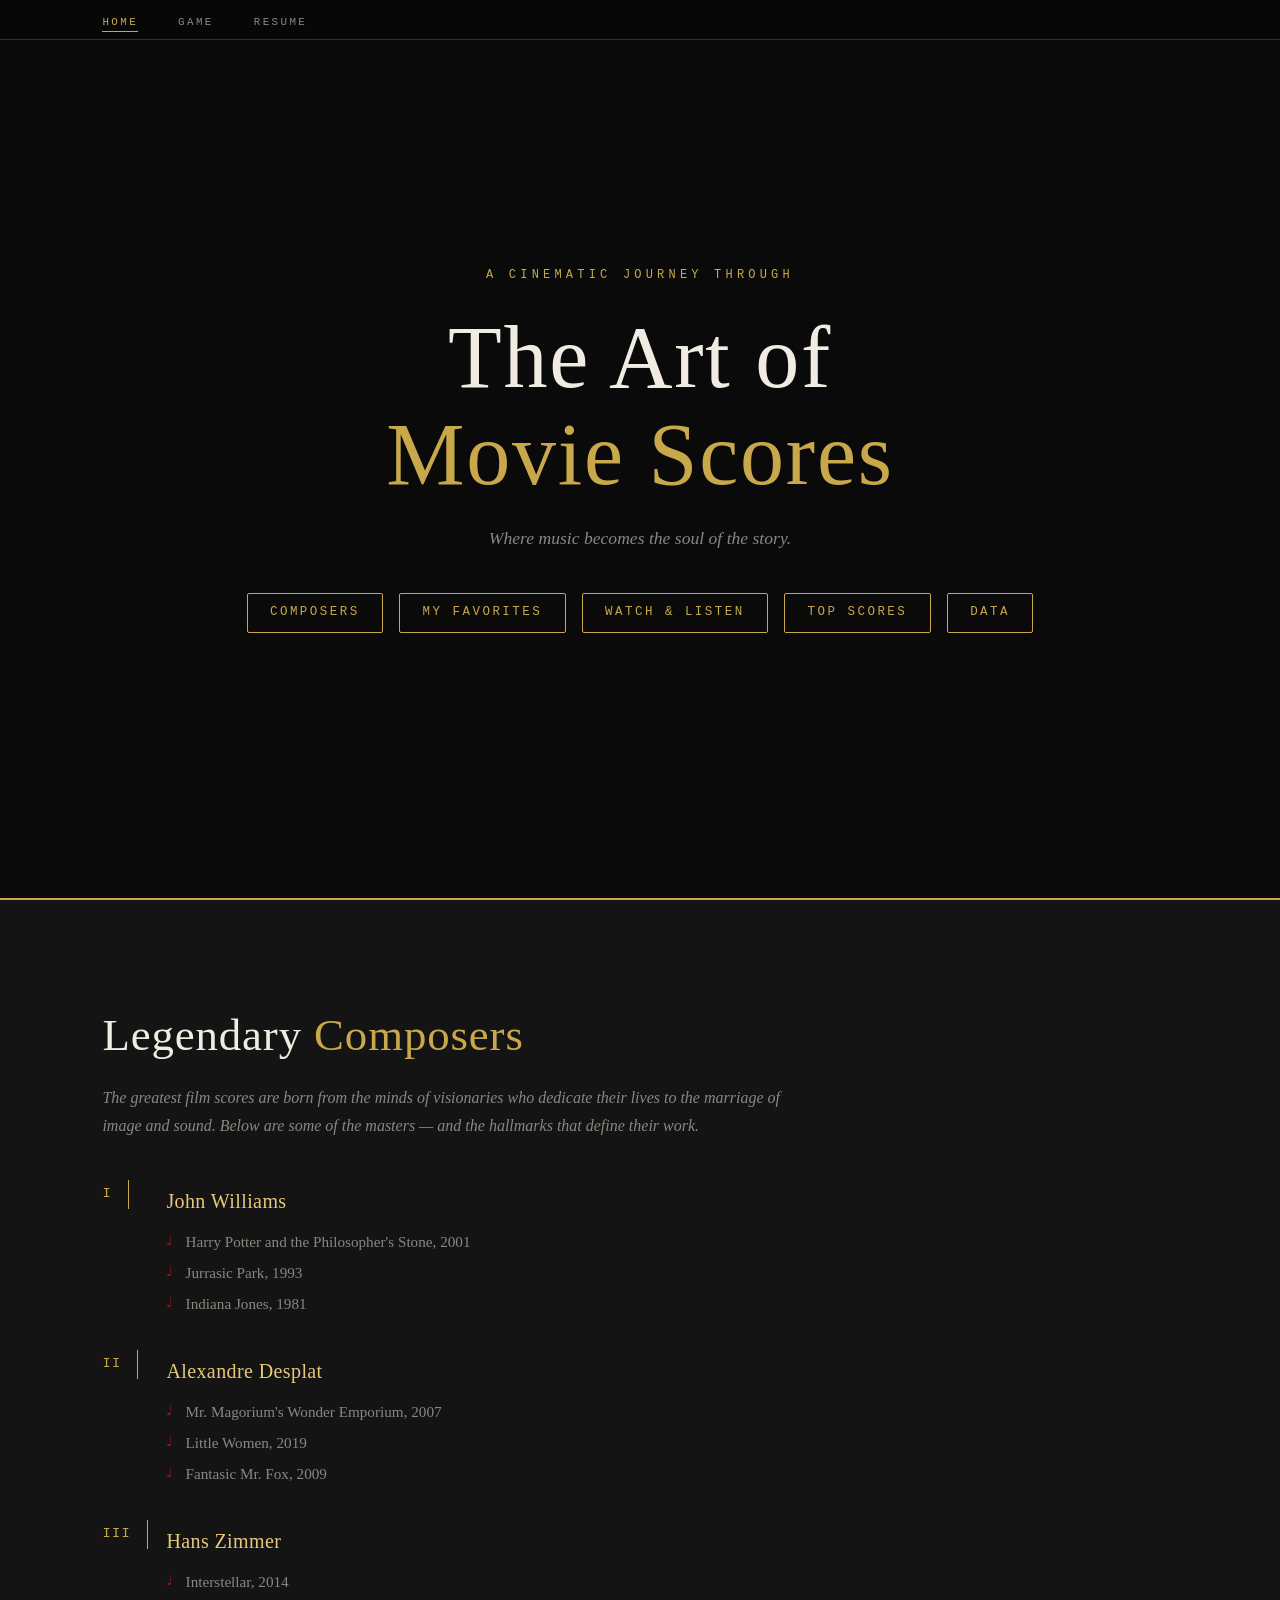
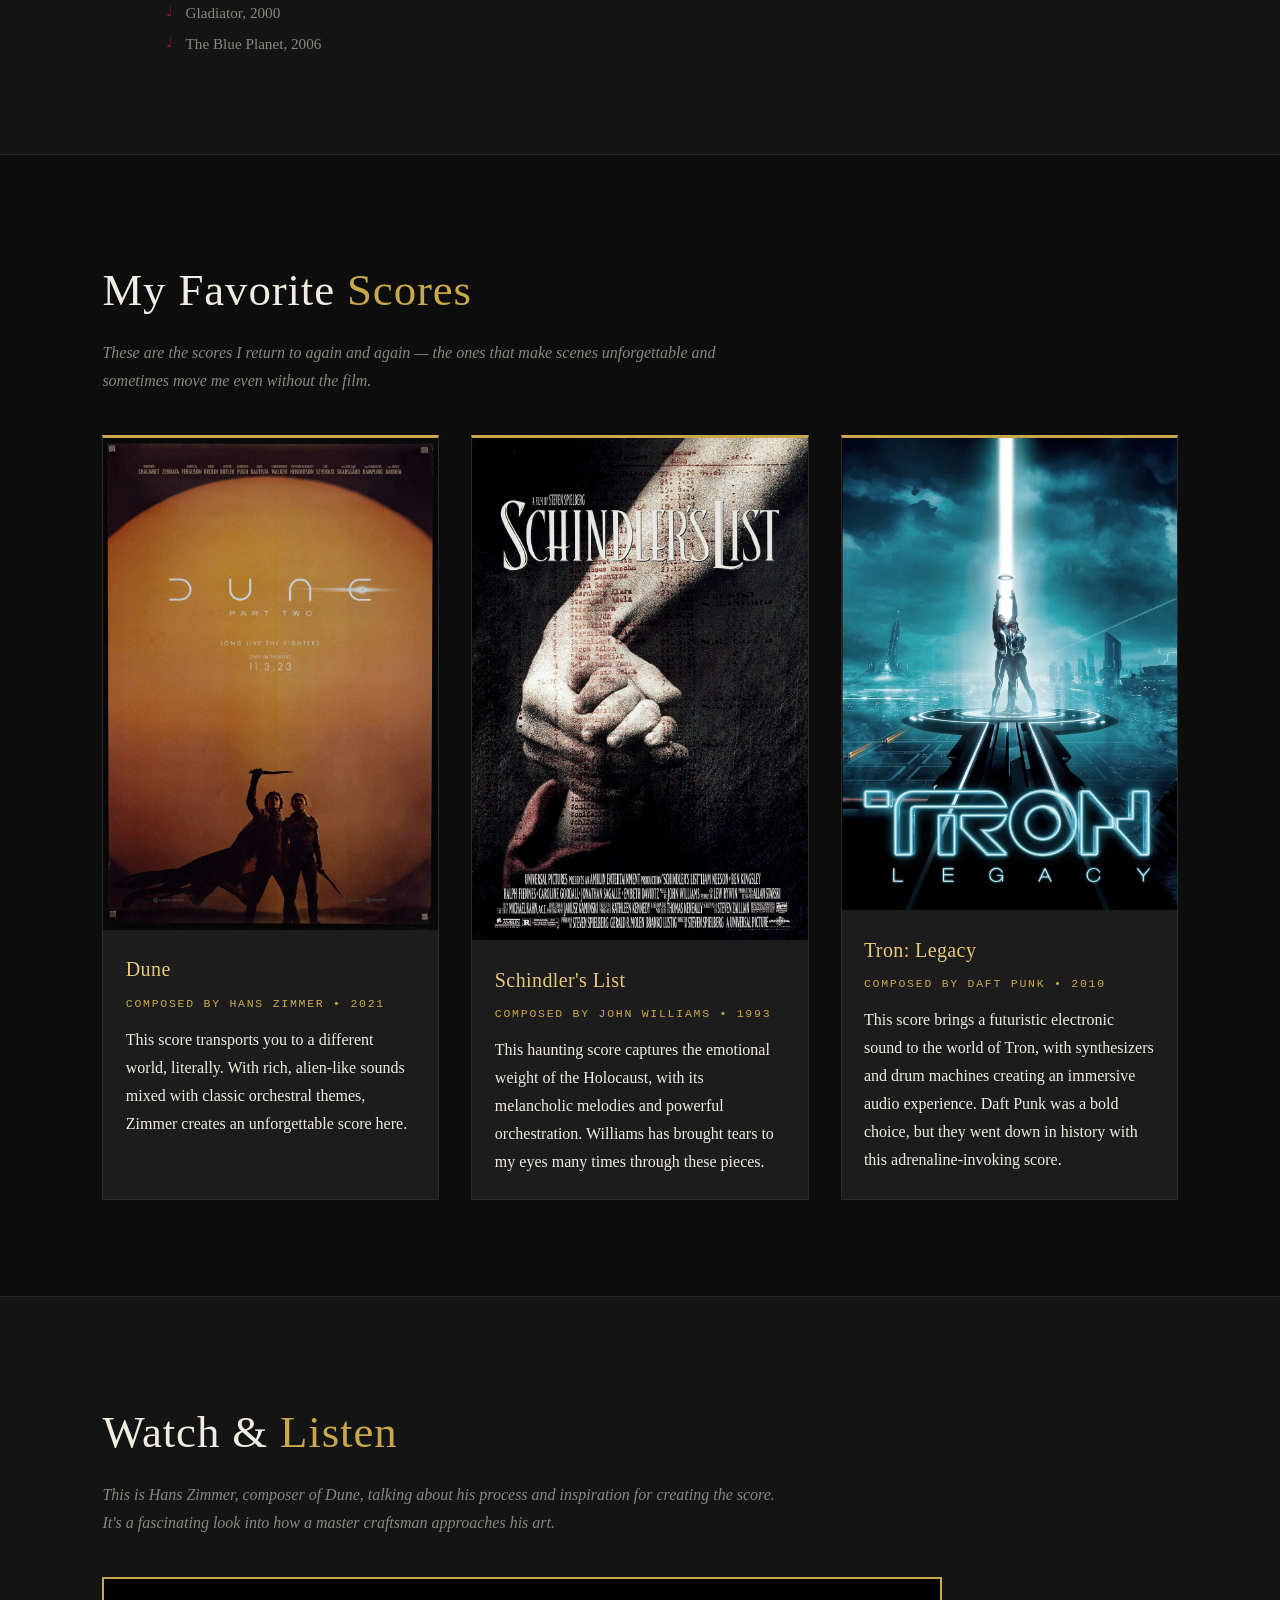
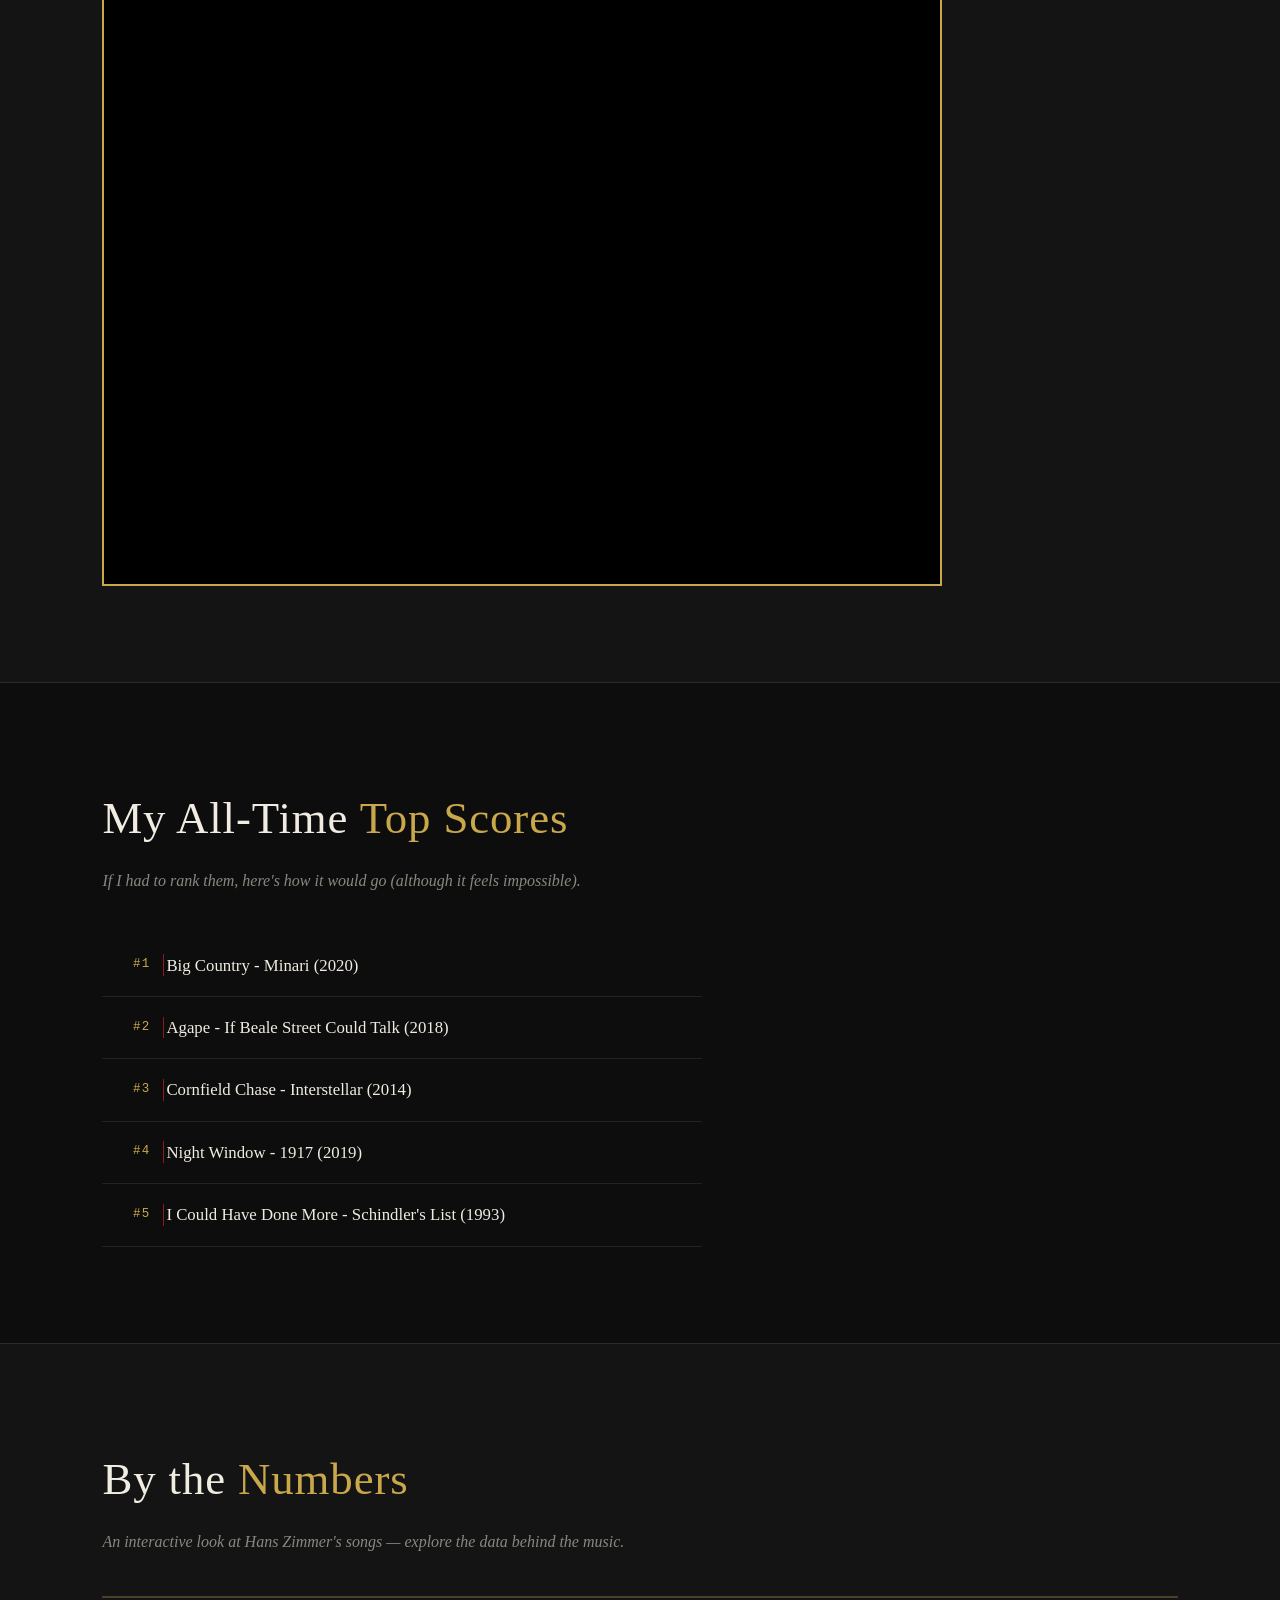
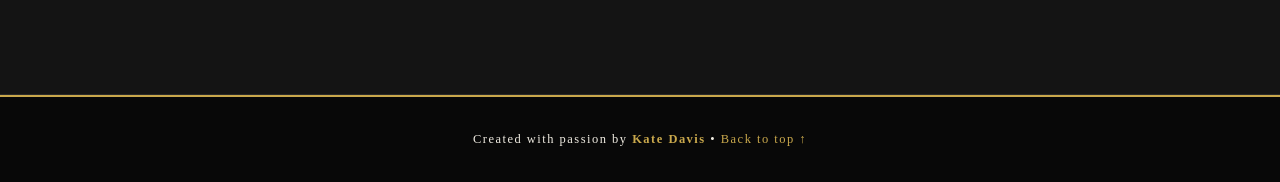
<file: webdevproject/index.html>
<!DOCTYPE html>
<html lang="en">
<head>
  <meta charset="UTF-8" />
  <meta name="viewport" content="width=device-width, initial-scale=1.0" />
  <title>The Art of Movie Scores</title>
  <link rel="stylesheet" href="css/fromscratch.css" />
  <script type="module" src="https://public.tableau.com/javascripts/api/tableau.embedding.3.latest.min.js"></script>
</head>
<body>

  <!-- ========== SITE-WIDE NAVIGATION BAR ========== -->
  <nav id="site-nav">
    <ul id="site-nav-links">
      <li><a href="index.html" class="nav-link active">Home</a></li>
      <li><a href="hangman.html" class="nav-link">Game</a></li>
      <li><a href="resume.html" class="nav-link">Resume</a></li>
    </ul>
  </nav>

  <!-- ========== HEADER / HERO ========== -->
  <div id="hero-div">
    <div id="hero-text">
      <p class="hero-label">A CINEMATIC JOURNEY THROUGH</p>
      <h1>The Art of<br /><span class="gold">Movie Scores</span></h1>
      <p class="hero-sub">Where music becomes the soul of the story.</p>
      <!-- ON-PAGE ANCHOR NAVIGATION -->
      <nav id="anchor-nav">
        <a href="#composers">Composers</a>
        <a href="#favorites">My Favorites</a>
        <a href="#video">Watch &amp; Listen</a>
        <a href="#top-scores">Top Scores</a>
        <a href="#data">Data</a>
      </nav>
    </div>
  </div>

  <!-- ========== COMPOSERS SECTION ========== -->
  <div id="composers-div">
    <a class="section-anchor" id="composers"></a>
    <h2>Legendary <span class="gold">Composers</span></h2>
    <p class="section-intro">
      The greatest film scores are born from the minds of 
      visionaries who dedicate their lives to the marriage of image and sound.
      Below are some of the masters — and the hallmarks that define their work.
    </p>

    <!-- ORDERED LIST with embedded UNORDERED LISTS -->
    <ol id="composers-list">

      <li>
        <!-- ★ BLANK: Replace with your first favorite composer's name -->
        <h3>John Williams</h3>
        <ul>
          <!-- ★ BLANK: Add 2–4 bullet points about this composer (style, famous works, fun facts, etc.) -->
          <li>Harry Potter and the Philosopher's Stone, 2001</li>
          <li>Jurrasic Park, 1993</li>
          <li>Indiana Jones, 1981</li>
        </ul>
      </li>

      <li>
        <!-- ★ BLANK: Replace with your second favorite composer's name -->
        <h3>Alexandre Desplat</h3>
        <ul>
          <li>Mr. Magorium's Wonder Emporium, 2007</li>
          <li>Little Women, 2019</li>
          <li>Fantasic Mr. Fox, 2009</li>
        </ul>
      </li>

      <li>
        <!-- ★ BLANK: Replace with your third favorite composer's name -->
        <h3>Hans Zimmer</h3>
        <ul>
          <li>Interstellar, 2014</li>
          <li>Gladiator, 2000</li>
          <li>The Blue Planet, 2006</li>
        </ul>
      </li>

    </ol>
  </div>

  <!-- ========== FAVORITES SECTION ========== -->
  <div id="favorites-div">
    <a class="section-anchor" id="favorites"></a>
    <h2>My Favorite <span class="gold">Scores</span></h2>
    <p class="section-intro">
      These are the scores I return to again and again — the ones that make
      scenes unforgettable and sometimes move me even without the film.
    </p>

    <div id="score-cards">

      <!-- SCORE CARD 1 -->
      <div class="score-card">
        <!-- ★ BLANK: Replace src with a real image URL or local path, and update alt text -->
        <img src="assets/img/dune.jpg" alt="Dune Movie Poster" class="score-img" />
        <div class="score-info">
          <!-- ★ BLANK: Fill in movie title, composer, year, and your description -->
          <h3>Dune</h3>
          <p class="composer-tag">Composed by Hans Zimmer &bull; 2021</p>
          <p>This score transports you to a different world, literally. With rich, alien-like sounds mixed with classic orchestral themes, Zimmer creates an unforgettable score here.</p>
        </div>
      </div>

      <!-- SCORE CARD 2 -->
      <div class="score-card">
        <img src="assets/img/schindler.jpg" alt="Schindler's List Movie Poster" class="score-img" />
        <div class="score-info">
          <h3>Schindler's List</h3>
          <p class="composer-tag">Composed by John Williams &bull; 1993</p>
          <p>This haunting score captures the emotional weight of the Holocaust, with its melancholic melodies and powerful orchestration. Williams has brought tears to my eyes many times through these pieces.</p>
        </div>
      </div>

      <!-- SCORE CARD 3 -->
      <div class="score-card">
        <img src="assets/img/tronlegacy.jpeg" alt="Tron Legacy Movie Poster" class="score-img" />
        <div class="score-info">
          <h3>Tron: Legacy</h3>
          <p class="composer-tag">Composed by Daft Punk &bull; 2010</p>
          <p>This score brings a futuristic electronic sound to the world of Tron, with synthesizers and drum machines creating an immersive audio experience. Daft Punk was a bold choice, but they went down in history with this adrenaline-invoking score.</p>
        </div>
      </div>

    </div>
  </div>

  <!-- ========== YOUTUBE VIDEO SECTION ========== -->
  <div id="video-div">
    <a class="section-anchor" id="video"></a>
    <h2>Watch &amp; <span class="gold">Listen</span></h2>
    <p class="section-intro">
      <!-- ★ BLANK: Update this description to match the video you choose -->
      This is Hans Zimmer, composer of Dune, talking about his process and inspiration for creating the score. It's a fascinating look into how a master craftsman approaches his art.
    </p>

    <div id="video-wrapper">
      <!--
        ★ BLANK: Replace [YOUTUBE VIDEO ID] in the src below with the actual
        YouTube video ID. The ID is the part after "?v=" in a YouTube URL.
        Example: https://www.youtube.com/watch?v=dQw4w9WgXcQ  →  ID is dQw4w9WgXcQ
        The full src should look like:
        src="https://www.youtube.com/embed/dQw4w9WgXcQ"
      -->
      <iframe
        id="yt-embed"
        src="https://www.youtube.com/embed/93A1ryc-WW0"
        title="How 'Dune' Composer Hans Zimmer Created the Oscar-Winning Score | Vanity Fair"
        frameborder="0"
        allow="accelerometer; autoplay; clipboard-write; encrypted-media; gyroscope; picture-in-picture"
        allowfullscreen>
      </iframe>
    </div>
  </div>

  <!-- ========== TOP SCORES RANKED LIST ========== -->
  <div id="top-scores-div">
    <a class="section-anchor" id="top-scores"></a>
    <h2>My All-Time <span class="gold">Top Scores</span></h2>
    <p class="section-intro">If I had to rank them, here's how it would go (although it feels impossible).</p>

    <ol id="top-scores-list">
      <!-- ★ BLANK: Fill in your ranked list of scores. Add or remove <li> items as needed. -->
      <li> Big Country - Minari (2020)</li>
      <li> Agape - If Beale Street Could Talk (2018)</li>
      <li> Cornfield Chase - Interstellar (2014)</li>
      <li> Night Window - 1917 (2019)</li>
      <li> I Could Have Done More - Schindler's List (1993)</li>
    </ol>
  </div>

  <!-- ========== TABLEAU SECTION ========== -->
<div id="tableau-div">
  <a class="section-anchor" id="data"></a>
  <h2>By the <span class="gold">Numbers</span></h2>
  <p class="section-intro">
    An interactive look at Hans Zimmer's songs — explore the data behind the music.
  </p>

  <div id="tableau-wrapper">
    <tableau-viz
      id="tableau-viz"
      src="https://public.tableau.com/views/HansZimmerSongs/HansZimmerSongs"
      width="100%"
      height="600"
      toolbar="bottom"
      hide-tabs>
    </tableau-viz>
  </div>
</div>

  <!-- ========== FOOTER ========== -->
  <footer id="footer-div">
    <p>
      <!-- ★ BLANK: Replace with your name -->
      Created with passion by <strong><a href=resume.html>Kate Davis</a></strong> &bull;
      <a href="#hero-div">Back to top &uarr;</a>
    </p>
  </footer>

</body>
</html>
</file>
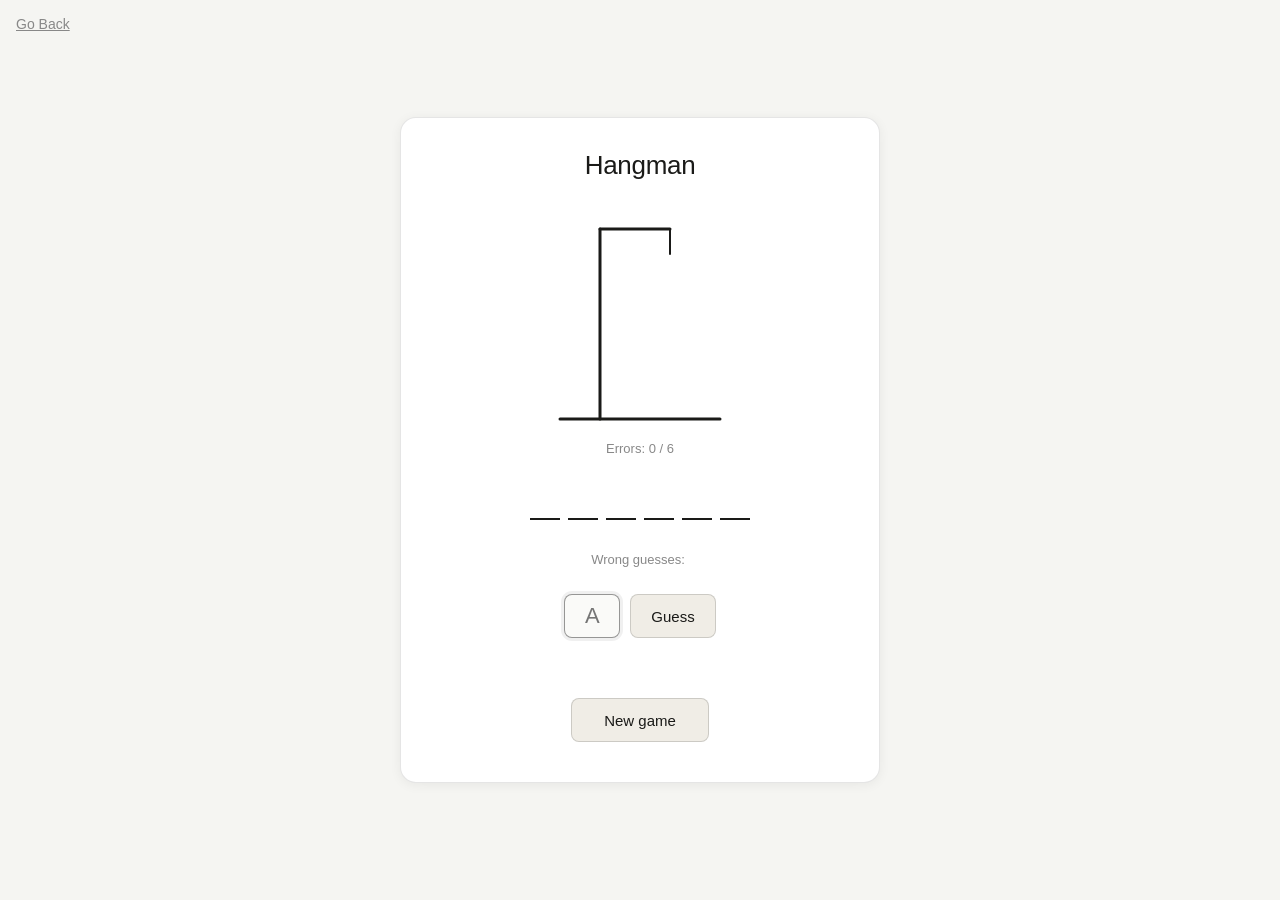
<file: webdevproject/hangman.html>
<!DOCTYPE html>
<html lang="en">
<head>
  <meta charset="UTF-8" />
  <meta name="viewport" content="width=device-width, initial-scale=1.0" />
  <title>Hangman</title>
  <style>
    *, *::before, *::after { box-sizing: border-box; margin: 0; padding: 0; }

    body {
      font-family: -apple-system, BlinkMacSystemFont, "Segoe UI", Roboto, sans-serif;
      background: #f5f5f2;
      color: #1a1a18;
      min-height: 100vh;
      display: flex;
      align-items: center;
      justify-content: center;
      padding: 2rem 1rem;
    }

    @media (prefers-color-scheme: dark) {
      body { background: #1a1a18; color: #f0ede6; }
      .card { background: #242422; border-color: rgba(255,255,255,0.12); }
      .letter-blank { border-bottom-color: #f0ede6; color: #f0ede6; }
      input[type="text"] {
        background: #2e2e2b;
        border-color: rgba(255,255,255,0.2);
        color: #f0ede6;
      }
      button { background: #2e2e2b; border-color: rgba(255,255,255,0.2); color: #f0ede6; }
      button:hover { background: #3a3a36; }
      button:disabled { opacity: 0.4; cursor: not-allowed; }
      .guessed-letters { color: #f0856e; }
      .status-win { color: #4caf80; }
      .status-lose { color: #f0856e; }
      .status-correct { color: #4caf80; }
      .status-wrong { color: #f0856e; }
      .status-neutral { color: #aaa; }
    }

    .card {
      background: #ffffff;
      border: 1px solid rgba(0,0,0,0.1);
      border-radius: 16px;
      padding: 2rem 2rem 2.5rem;
      width: 100%;
      max-width: 480px;
      box-shadow: 0 2px 12px rgba(0,0,0,0.06);
    }

    h1 {
      font-size: 26px;
      font-weight: 500;
      text-align: center;
      margin-bottom: 1.75rem;
      letter-spacing: -0.3px;
    }

    #gallows-wrap {
      display: flex;
      justify-content: center;
      margin-bottom: 0.75rem;
    }

    #gallows line, #gallows circle {
      stroke: currentColor;
    }

    #errors-label {
      text-align: center;
      font-size: 13px;
      color: #888;
      margin-bottom: 1.5rem;
    }

    #word-display {
      display: flex;
      justify-content: center;
      gap: 8px;
      flex-wrap: wrap;
      margin-bottom: 1.5rem;
      min-height: 48px;
    }

    .letter-blank {
      width: 30px;
      height: 40px;
      border-bottom: 2px solid #1a1a18;
      display: flex;
      align-items: center;
      justify-content: center;
      font-size: 20px;
      font-weight: 500;
      text-transform: uppercase;
    }

    #guessed-wrap {
      text-align: center;
      margin-bottom: 1.25rem;
      min-height: 22px;
      font-size: 13px;
    }

    #guessed-label { color: #888; margin-right: 4px; }

    .guessed-letters {
      color: #d9503a;
      font-weight: 600;
      letter-spacing: 3px;
    }

    #input-row {
      display: flex;
      justify-content: center;
      gap: 10px;
      margin-bottom: 1rem;
    }

    input[type="text"] {
      width: 56px;
      height: 44px;
      text-align: center;
      font-size: 22px;
      font-weight: 500;
      text-transform: uppercase;
      border: 1px solid rgba(0,0,0,0.2);
      border-radius: 8px;
      background: #fafaf8;
      color: #1a1a18;
      outline: none;
    }

    input[type="text"]:focus {
      border-color: rgba(0,0,0,0.4);
      box-shadow: 0 0 0 3px rgba(0,0,0,0.06);
    }

    input[type="text"]:disabled {
      opacity: 0.4;
      cursor: not-allowed;
    }

    button {
      padding: 0 20px;
      height: 44px;
      font-size: 15px;
      border-radius: 8px;
      background: #f0ede6;
      border: 1px solid rgba(0,0,0,0.15);
      color: #1a1a18;
      cursor: pointer;
      transition: background 0.12s;
      font-family: inherit;
    }

    button:hover { background: #e4e0d8; }
    button:active { transform: scale(0.98); }
    button:disabled { opacity: 0.4; cursor: not-allowed; }

    #status-msg {
      text-align: center;
      font-size: 16px;
      font-weight: 500;
      min-height: 28px;
      margin-bottom: 1rem;
    }

    .status-win   { color: #2e8a57; }
    .status-lose  { color: #d9503a; }
    .status-correct { color: #2e8a57; }
    .status-wrong { color: #d9503a; }
    .status-neutral { color: #888; }

    #new-game-btn {
      display: block;
      margin: 0 auto;
      padding: 8px 32px;
    }
  </style>
</head>
<body>
  <a href="index.html" style="position:absolute; top:16px; left:16px; font-size:14px; color:#888;">Go Back</a>
  <div class="card">
    <h1>Hangman</h1>

    <div id="gallows-wrap">
      <svg id="gallows" width="200" height="220" viewBox="0 0 200 220" aria-hidden="true">
        <!-- Gallows structure -->
        <line x1="20" y1="210" x2="180" y2="210" stroke-width="3" stroke-linecap="round"/>
        <line x1="60" y1="210" x2="60" y2="20"  stroke-width="3" stroke-linecap="round"/>
        <line x1="60" y1="20"  x2="130" y2="20"  stroke-width="3" stroke-linecap="round"/>
        <line x1="130" y1="20" x2="130" y2="45"  stroke-width="2" stroke-linecap="round"/>
        <!-- Body parts (hidden initially) -->
        <circle id="hg-head" cx="130" cy="60" r="15" stroke-width="2.5" fill="none"  style="display:none"/>
        <line   id="hg-body" x1="130" y1="75"  x2="130" y2="140" stroke-width="2.5" stroke-linecap="round" style="display:none"/>
        <line   id="hg-larm" x1="130" y1="90"  x2="105" y2="120" stroke-width="2.5" stroke-linecap="round" style="display:none"/>
        <line   id="hg-rarm" x1="130" y1="90"  x2="155" y2="120" stroke-width="2.5" stroke-linecap="round" style="display:none"/>
        <line   id="hg-lleg" x1="130" y1="140" x2="105" y2="175" stroke-width="2.5" stroke-linecap="round" style="display:none"/>
        <line   id="hg-rleg" x1="130" y1="140" x2="155" y2="175" stroke-width="2.5" stroke-linecap="round" style="display:none"/>
      </svg>
    </div>

    <div id="errors-label">Errors: <span id="errors-count">0</span> / 6</div>

    <div id="word-display"></div>

    <div id="guessed-wrap">
      <span id="guessed-label">Wrong guesses:</span>
      <span id="guessed-letters" class="guessed-letters"></span>
    </div>

    <div id="input-row">
      <input id="letter-input" type="text" maxlength="1" placeholder="A" autocomplete="off" spellcheck="false" aria-label="Enter a letter"/>
      <button id="guess-btn" onclick="makeGuess()">Guess</button>
    </div>

    <div id="status-msg" role="status" aria-live="polite"></div>

    <button id="new-game-btn" onclick="newGame()">New game</button>
  </div>

  <script>
    const WORDS = [
      "apple","bridge","castle","dragon","earth","forest","guitar","harbor",
      "island","jungle","knight","lantern","mirror","needle","ocean","palace",
      "quartz","raven","shadow","throne","umbrella","valley","whisper","xenon",
      "yellow","zipper","anchor","basket","candle","desert","engine","falcon",
      "garden","hunter","insect","jacket","kettle","ladder","magnet","napkin",
      "oyster","pillow","quiver","rabbit","saddle","tunnel","vacuum","walnut",
      "bronze","cherry","donkey","emerge","goblin","honest","impact","jigsaw",
      "kimono","lemon","mango","noodle","onion","pepper","riddle","silver",
      "tailor","unison","violet","wizard","zombie","angel","butter","cactus",
      "dagger","elbow","fudge","gravel","hollow","invest","jelly","koala",
      "llama","muddy","nymph","orbit","prism","quest","rugby","snail",
      "trout","udder","venom","weasel","yodel","zither","blaze","clover",
      "denim","flute","glyph","hinge","igloo","joust","knack","lyric"
    ];

    const PARTS = ["hg-head","hg-body","hg-larm","hg-rarm","hg-lleg","hg-rleg"];

    let word = "", guessedLetters = [], errors = 0, gameOver = false;

    function newGame() {
      word = WORDS[Math.floor(Math.random() * WORDS.length)];
      guessedLetters = [];
      errors = 0;
      gameOver = false;
      PARTS.forEach(id => document.getElementById(id).style.display = "none");
      setStatus("", "");
      document.getElementById("letter-input").value = "";
      document.getElementById("letter-input").disabled = false;
      document.getElementById("guess-btn").disabled = false;
      document.getElementById("errors-count").textContent = "0";
      renderWord();
      renderGuessed();
      document.getElementById("letter-input").focus();
    }

    function renderWord() {
      const wrap = document.getElementById("word-display");
      wrap.innerHTML = "";
      for (const ch of word) {
        const div = document.createElement("div");
        div.className = "letter-blank";
        div.textContent = guessedLetters.includes(ch) ? ch.toUpperCase() : "";
        wrap.appendChild(div);
      }
    }

    function renderGuessed() {
      const wrongs = guessedLetters.filter(l => !word.includes(l));
      document.getElementById("guessed-letters").textContent =
        wrongs.map(l => l.toUpperCase()).join("  ");
    }

    function setStatus(text, type) {
      const el = document.getElementById("status-msg");
      el.textContent = text;
      el.className = type ? "status-" + type : "";
    }

    function makeGuess() {
      if (gameOver) return;
      const input = document.getElementById("letter-input");
      const letter = input.value.trim().toLowerCase();
      input.value = "";
      input.focus();

      if (!letter || !/^[a-z]$/.test(letter)) {
        setStatus("Please enter a single letter.", "neutral");
        return;
      }
      if (guessedLetters.includes(letter)) {
        setStatus("Already guessed that letter!", "neutral");
        return;
      }

      guessedLetters.push(letter);

      if (word.includes(letter)) {
        setStatus("Correct!", "correct");
      } else {
        document.getElementById(PARTS[errors]).style.display = "";
        errors++;
        document.getElementById("errors-count").textContent = errors;
        setStatus("Wrong!", "wrong");
      }

      renderWord();
      renderGuessed();
      checkEnd();
    }

    function checkEnd() {
      const won = [...word].every(ch => guessedLetters.includes(ch));
      if (won) {
        gameOver = true;
        setStatus('You won! The word was "' + word.toUpperCase() + '"', "win");
        document.getElementById("letter-input").disabled = true;
        document.getElementById("guess-btn").disabled = true;
      } else if (errors >= 6) {
        gameOver = true;
        setStatus('Game over! The word was "' + word.toUpperCase() + '"', "lose");
        document.getElementById("letter-input").disabled = true;
        document.getElementById("guess-btn").disabled = true;
      }
    }

    document.getElementById("letter-input").addEventListener("keydown", e => {
      if (e.key === "Enter") makeGuess();
    });

    newGame();
  </script>
</body>
</html>
</file>
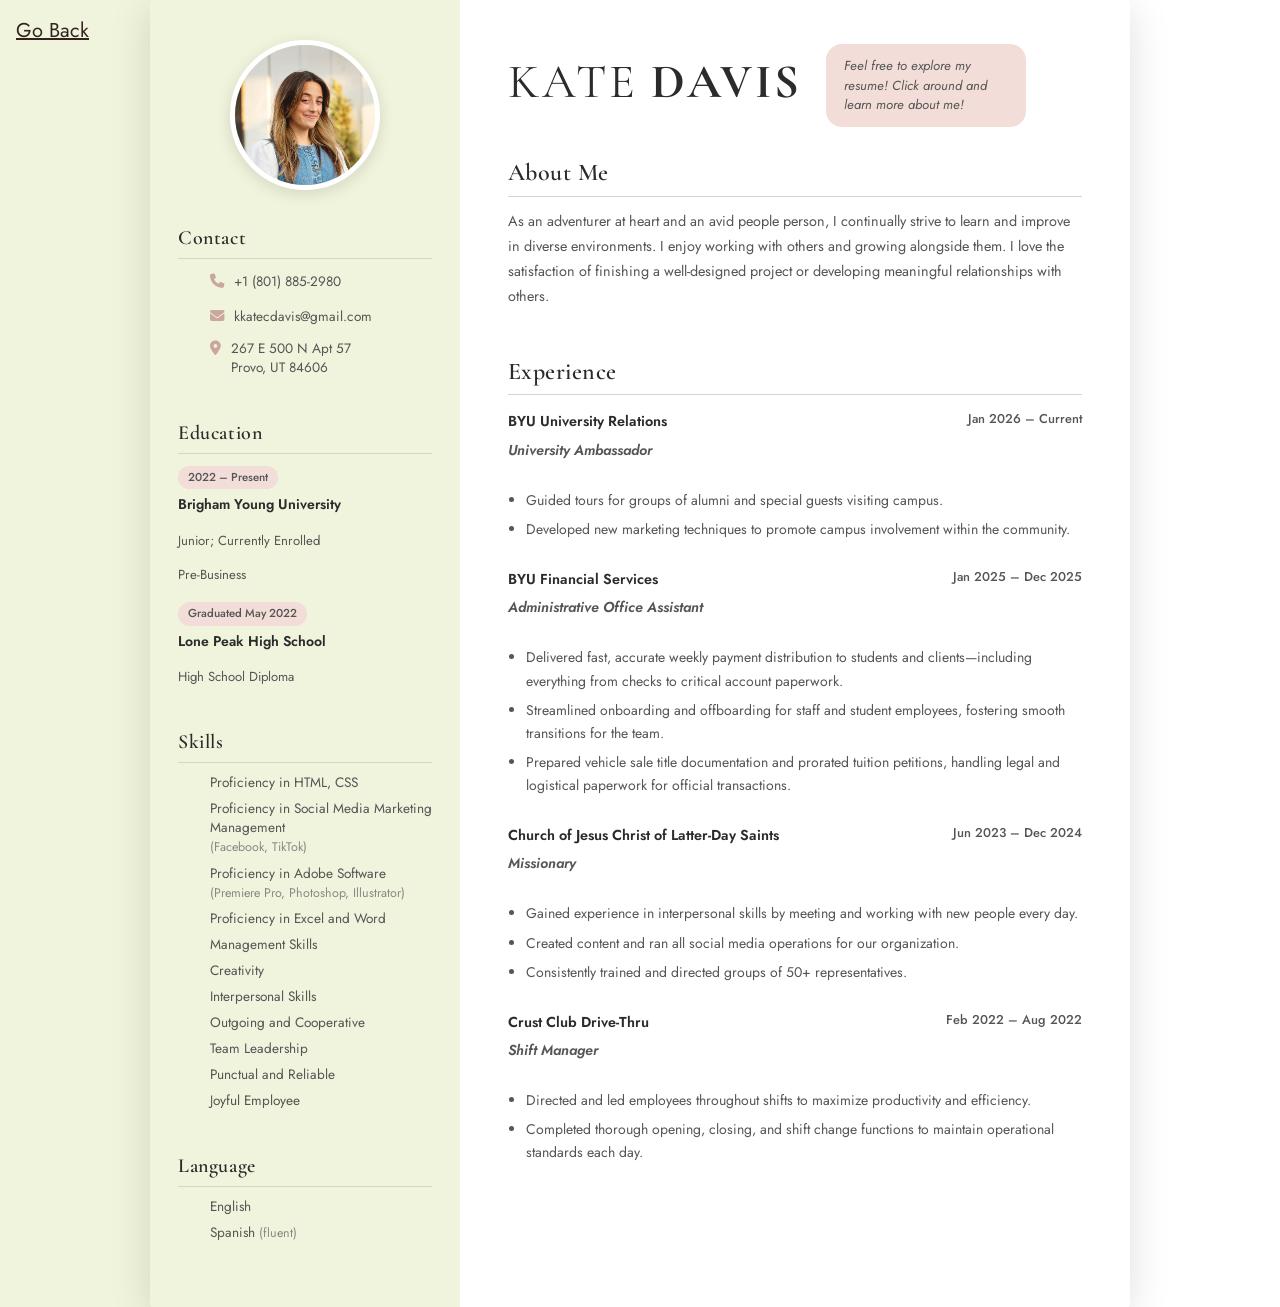
<file: webdevproject/resume.html>
<!DOCTYPE html>
<html lang="en">
<head>
  <meta charset="UTF-8" />
  <meta name="viewport" content="width=device-width, initial-scale=1.0"/>
  <title>Kate Davis – Resume</title>
  <link rel="stylesheet" href="https://cdn.jsdelivr.net/npm/bootstrap@5.3.2/dist/css/bootstrap.min.css"/>
  <link rel="stylesheet" href="https://cdnjs.cloudflare.com/ajax/libs/font-awesome/6.5.0/css/all.min.css"/>
  <link href="https://fonts.googleapis.com/css2?family=Cormorant+Garamond:wght@400;600;700&family=Jost:wght@300;400;500&display=swap" rel="stylesheet"/>
  <link rel="stylesheet" href="css/resume.css"/>
</head>
<body>
    <a href="index.html" style="position:absolute; top:16px; left:16px; font-size:20px; color: #32231f;">Go Back</a>
  <div class="resume-wrapper">
    <div class="resume-card">

      <!-- ── SIDEBAR ── -->
      <aside class="sidebar">

        <!-- Photo -->
        <div class="photo-wrap">
          <img src="assets/img/kateprofile.jpeg" alt="Kate Davis" class="profile-photo" />
          <!-- Replace src with your actual image filename -->
        </div>

        <!-- Contact -->
        <section class="side-section">
          <h2 class="side-heading">Contact</h2>
          <ul class="contact-list">
            <li onclick="copyToClipboard('+18018852980', 'Phone number')" class="copyable">
            <i class="fa-solid fa-phone"></i> +1 (801) 885-2980
            </li>
            <li onclick="copyToClipboard('kkatecdavis@gmail.com', 'Email address')" class="copyable">
            <i class="fa-solid fa-envelope"></i> kkatecdavis@gmail.com
            </li>
            <li><i class="fa-solid fa-location-dot"></i> 267 E 500 N Apt 57<br>Provo, UT 84606</li>
          </ul>
        </section>

        <!-- Education -->
        <section class="side-section">
          <h2 class="side-heading">Education</h2>
          <div class="edu-block">
            <span class="edu-badge">2022 – Present</span>
            <p class="edu-school">Brigham Young University</p>
            <p class="edu-detail">Junior; Currently Enrolled</p>
            <p class="edu-detail">Pre-Business</p>
          </div>
          <div class="edu-block">
            <span class="edu-badge">Graduated May 2022</span>
            <p class="edu-school">Lone Peak High School</p>
            <p class="edu-detail">High School Diploma</p>
          </div>
        </section>

        <!-- Skills -->
        <section class="side-section">
          <h2 class="side-heading">Skills</h2>
          <ul class="plain-list">
            <li>Proficiency in HTML, CSS</li>
            <li>Proficiency in Social Media Marketing Management<br><span class="subtext">(Facebook, TikTok)</span></li>
            <li>Proficiency in Adobe Software<br><span class="subtext">(Premiere Pro, Photoshop, Illustrator)</span></li>
            <li>Proficiency in Excel and Word</li>
            <li>Management Skills</li>
            <li>Creativity</li>
            <li>Interpersonal Skills</li>
            <li>Outgoing and Cooperative</li>
            <li>Team Leadership</li>
            <li>Punctual and Reliable</li>
            <li>Joyful Employee</li>
          </ul>
        </section>

        <!-- Language -->
        <section class="side-section">
          <h2 class="side-heading">Language</h2>
          <ul class="plain-list">
            <li>English</li>
            <li>Spanish <span class="subtext">(fluent)</span></li>
          </ul>
        </section>

      </aside>

      <!-- ── MAIN CONTENT ── -->
      <main class="main-content">

        <!-- Name -->
        <header class="name-header">
            <h1 class="name">KATE <strong>DAVIS</strong></h1>
            <div class="name-callout">
                Feel free to explore my resume! Click around and learn more about me!
            </div>
        </header>

        <!-- About Me -->
        <section class="main-section">
          <h2 class="main-heading">About Me</h2>
          <p>As an adventurer at heart and an avid people person, I continually strive to learn and improve in diverse environments. I enjoy working with others and growing alongside them. I love the satisfaction of finishing a well-designed project or developing meaningful relationships with others.</p>
        </section>

        <!-- Experience -->
        <section class="main-section">
          <h2 class="main-heading">Experience</h2>

          <!-- BYU University Relations -->
          <div class="job-block">
            <div class="job-header">
              <div class="job-title-wrap">
                <a href="https://ur.byu.edu" class="job-org-link" target="_blank" rel="noopener noreferrer"><p class="job-org">BYU University Relations</p></a>
                <p class="job-role">University Ambassador</p>
              </div>
              <span class="job-dates">Jan 2026 – Current</span>
            </div>
            <ul class="job-bullets">
              <li>Guided tours for groups of alumni and special guests visiting campus.</li>
              <li>Developed new marketing techniques to promote campus involvement within the community.</li>
            </ul>
          </div>

          <!-- BYU Financial Services -->
          <div class="job-block">
            <div class="job-header">
              <div class="job-title-wrap">
                <a href="https://finserve.byu.edu" class="job-org-link" target="_blank" rel="noopener noreferrer"><p class="job-org">BYU Financial Services</p></a>
                <p class="job-role">Administrative Office Assistant</p>
              </div>
              <span class="job-dates">Jan 2025 – Dec 2025</span>
            </div>
            <ul class="job-bullets">
              <li>Delivered fast, accurate weekly payment distribution to students and clients—including everything from checks to critical account paperwork.</li>
              <li>Streamlined onboarding and offboarding for staff and student employees, fostering smooth transitions for the team.</li>
              <li>Prepared vehicle sale title documentation and prorated tuition petitions, handling legal and logistical paperwork for official transactions.</li>
            </ul>
          </div>

          <!-- Missionary -->
          <div class="job-block">
            <div class="job-header">
              <div class="job-title-wrap">
                <a href="https://www.churchofjesuschrist.org" class="job-org-link" target="_blank" rel="noopener noreferrer"><p class="job-org">Church of Jesus Christ of Latter-Day Saints</p></a>
                <p class="job-role">Missionary</p>
              </div>
              <span class="job-dates">Jun 2023 – Dec 2024</span>
            </div>
            <ul class="job-bullets">
              <li>Gained experience in interpersonal skills by meeting and working with new people every day.</li>
              <li>Created content and ran all social media operations for our organization.</li>
              <li>Consistently trained and directed groups of 50+ representatives.</li>
            </ul>
          </div>

          <!-- Crust Club Drive-Thru -->
          <div class="job-block">
            <div class="job-header">
              <div class="job-title-wrap">
                <a href="https://crustclub.com/" class="job-org-link" target="_blank" rel="noopener noreferrer"><p class="job-org">Crust Club Drive-Thru</p></a>
                <p class="job-role">Shift Manager</p>
              </div>
              <span class="job-dates">Feb 2022 – Aug 2022</span>
            </div>
            <ul class="job-bullets">
              <li>Directed and led employees throughout shifts to maximize productivity and efficiency.</li>
              <li>Completed thorough opening, closing, and shift change functions to maintain operational standards each day.</li>
            </ul>
          </div>

        </section>

      </main>
    </div><!-- /.resume-card -->
  </div><!-- /.resume-wrapper -->

  <script src="https://cdn.jsdelivr.net/npm/bootstrap@5.3.2/dist/js/bootstrap.bundle.min.js"></script>
  <div class="copy-toast" id="copyToast"></div>

    <script>
    function copyToClipboard(text, label) {
        navigator.clipboard.writeText(text).then(() => {
        const toast = document.getElementById('copyToast');
        toast.textContent = label + ' copied to clipboard!';
        toast.classList.add('show');
        setTimeout(() => toast.classList.remove('show'), 2500);
        });
    }
    </script>
</body>
</html>
</file>
<file: webdevproject/css/resume.css>
/* =====================================================
   resume.css  â€“  Kate Davis Resume Page
   Fonts: Cormorant Garamond (headings) + Jost (body)
   ===================================================== */

/* â”€â”€ CSS Variables â”€â”€ */
:root {
  --sidebar-bg: #f0f4dc;       /* soft sage-green, matching the PDF */
  --main-bg:    #ffffff;
  --accent:     #c9a79a;       /* muted rose for badges & accents */
  --accent-light: #f2ddd8;
  --text-dark:  #2b2b2b;
  --text-mid:   #555555;
  --text-light: #888888;
  --divider:    #d6d6c8;
  --font-display: 'Cormorant Garamond', Georgia, serif;
  --font-body:    'Jost', sans-serif;
}

/* â”€â”€ Reset & Base â”€â”€ */
*, *::before, *::after {
  box-sizing: border-box;
  margin: 0;
  padding: 0;
}

body {
  font-family: var(--font-body);
  color: var(--text-dark);
  min-height: 100vh;
  padding: 0;
  display: flex;
  background: linear-gradient(to right, var(--sidebar-bg) 32%, var(--main-bg) 32%);
}
/*body {
  background-color: #e8e8e0;
  font-family: var(--font-body);
  color: var(--text-dark);
  min-height: 100vh;
  padding: 0
} /*40px 20px;
}/*

/* â”€â”€ Outer wrapper â”€â”€ */
.resume-wrapper {
  max-width: 980px;
  margin: 0 auto;
  width: 100%;
}

/* â”€â”€ Resume Card (two-column layout) â”€â”€ */
.resume-card {
  display: flex;
  border-radius: 4px;
  overflow: hidden;
  box-shadow: 0 8px 40px rgba(0,0,0,0.13);
}

/* =====================
   SIDEBAR
   ===================== */
.sidebar {
  width: 310px;
  flex-shrink: 0;
  background-color: var(--sidebar-bg);
  padding: 40px 28px 48px;
  display: flex;
  flex-direction: column;
  gap: 28px;
}

/* Photo */
.photo-wrap {
  display: flex;
  justify-content: center;
  margin-bottom: 8px;
}

.profile-photo {
  width: 150px;
  height: 150px;
  border-radius: 50%;
  object-fit: cover;
  border: 5px solid #fff;
  box-shadow: 0 4px 16px rgba(0,0,0,0.12);
  /* Placeholder style when no image is loaded */
  background-color: #d6d9c4;
}

/* Sidebar section heading */
.side-heading {
  font-family: var(--font-display);
  font-size: 1.25rem;
  font-weight: 600;
  color: var(--text-dark);
  letter-spacing: 0.03em;
  margin-bottom: 10px;
  padding-bottom: 8px;
  border-bottom: 1px solid var(--divider);
}

/* Contact list */
.contact-list {
  list-style: none;
  display: flex;
  flex-direction: column;
  gap: 10px;
}

.contact-list li {
  font-size: 0.85rem;
  color: var(--text-mid);
  line-height: 1.4;
  display: flex;
  align-items: flex-start;
  gap: 10px;
}

.contact-list li i {
  color: var(--accent);
  font-size: 0.9rem;
  margin-top: 2px;
  flex-shrink: 0;
}

/* Education */
.edu-block {
  margin-bottom: 14px;
}

.edu-badge {
  display: inline-block;
  background-color: var(--accent-light);
  color: var(--text-mid);
  font-size: 0.72rem;
  font-weight: 500;
  padding: 3px 10px;
  border-radius: 20px;
  margin-bottom: 5px;
}

.edu-school {
  font-family: var(--font-body);
  font-weight: 600;
  font-size: 0.88rem;
  color: var(--text-dark);
}

.edu-detail {
  font-size: 0.82rem;
  color: var(--text-mid);
  line-height: 1.4;
}

/* Skills & Language plain list */
.plain-list {
  list-style: none;
  display: flex;
  flex-direction: column;
  gap: 7px;
}

.plain-list li {
  font-size: 0.85rem;
  color: var(--text-mid);
  line-height: 1.4;
}

.subtext {
  font-size: 0.78rem;
  color: var(--text-light);
}

/* =====================
   MAIN CONTENT
   ===================== */
.main-content {
  flex: 1;
  background-color: var(--main-bg);
  padding: 44px 48px 56px;
  display: flex;
  flex-direction: column;
  gap: 32px;
}

/* Name header */
.name-header {
  border-bottom: none;
}

.name {
  font-family: var(--font-display);
  font-size: 3rem;
  font-weight: 400;
  letter-spacing: 0.06em;
  color: var(--text-dark);
  line-height: 1;
}

.name strong {
  font-weight: 700;
}

/* Main section */
.main-section p {
  font-size: 0.9rem;
  color: var(--text-mid);
  line-height: 1.75;
}

/* Main section heading */
.main-heading {
  font-family: var(--font-display);
  font-size: 1.5rem;
  font-weight: 600;
  color: var(--text-dark);
  letter-spacing: 0.02em;
  margin-bottom: 12px;
  padding-bottom: 8px;
  border-bottom: 1px solid var(--divider);
}

/* Job blocks */
.job-block {
  margin-bottom: 24px;
}

.job-block:last-child {
  margin-bottom: 0;
}

.job-header {
  display: flex;
  justify-content: space-between;
  align-items: flex-start;
  gap: 12px;
  margin-bottom: 10px;
}

.job-title-wrap {
  flex: 1;
}

.job-org {
  font-weight: 600;
  font-size: 0.92rem;
  color: var(--text-dark);
  margin-bottom: 1px;
}

.job-role {
  font-weight: 600;
  font-size: 0.88rem;
  color: var(--text-mid);
  font-style: italic;
}

.job-dates {
  font-size: 0.8rem;
  color: var(--text-mid);
  white-space: nowrap;
  font-weight: 500;
  text-align: right;
  padding-top: 2px;
}

.job-bullets {
  padding-left: 18px;
  display: flex;
  flex-direction: column;
  gap: 6px;
}

.job-bullets li {
  font-size: 0.875rem;
  color: var(--text-mid);
  line-height: 1.65;
}

/* Achievements list */
.achievements-list {
  padding-left: 18px;
  display: flex;
  flex-direction: column;
  gap: 6px;
}

.achievements-list li {
  font-size: 0.875rem;
  color: var(--text-mid);
  line-height: 1.65;
}

/* =====================
   RESPONSIVE
   ===================== */
@media (max-width: 768px) {
  .resume-card {
    flex-direction: column;
  }

  .sidebar {
    width: 100%;
    padding: 32px 24px;
  }

  .main-content {
    padding: 32px 24px;
  }

  .name {
    font-size: 2.2rem;
  }

  .job-header {
    flex-direction: column;
    gap: 4px;
  }

  .job-dates {
    text-align: left;
  }
}

@media print {
  body {
    background: white;
    padding: 0;
  }

  .resume-card {
    box-shadow: none;
    border-radius: 0;
  }
}

.job-org-link {
  text-decoration: none;
  display: inline-block;
  border-radius: 4px;
  padding: 2px 6px;
  margin-left: -6px;
  transition: background-color 0.2s ease;
}

.job-org-link:hover {
  background-color: var(--accent-light);
}

.job-org-link .job-org {
  color: var(--text-dark);
}

.job-org-link:hover .job-org {
  color: var(--text-dark);
}

.name-header {
  display: flex;
  align-items: center;
  gap: 24px;
  flex-wrap: wrap;
}

.name-callout {
  background-color: var(--accent-light);
  border-radius: 16px;
  padding: 12px 18px;
  font-size: 0.82rem;
  color: var(--text-mid);
  max-width: 200px;
  line-height: 1.5;
  font-style: italic;
}


.copyable {
  cursor: pointer;
  transition: background-color 0.2s ease;
  border-radius: 6px;
  padding: 3px 6px;
  margin-left: -6px;
}

.copyable:hover {
  background-color: var(--accent-light);
}

.copy-toast {
  position: fixed;
  bottom: 30px;
  left: 50%;
  transform: translateX(-50%);
  background-color: var(--text-dark);
  color: white;
  padding: 10px 22px;
  border-radius: 24px;
  font-size: 0.85rem;
  opacity: 0;
  transition: opacity 0.3s ease;
  pointer-events: none;
  z-index: 9999;
}

.copy-toast.show {
  opacity: 1;
}
</file>
<file: webdevproject/css/fromscratch.css>
/* ============================================================
   styles.css — Movie Scores Website
   From-scratch stylesheet (no Bootstrap)
   ============================================================ */

/* ---------- CSS Variables (color palette & fonts) ---------- */
:root {
  --bg-dark:      #0d0d0d;
  --bg-section:   #141414;
  --bg-card:      #1c1c1c;
  --gold:         #c9a84c;
  --gold-light:   #e8c97a;
  --text-primary: #f0ece2;
  --text-muted:   #888880;
  --accent:       #8b1a1a;

  --font-display: 'Palatino Linotype', 'Book Antiqua', Palatino, serif;
  --font-body:    'Georgia', 'Times New Roman', serif;
  --font-label:   'Courier New', Courier, monospace;
}

/* ---------- 1. RESET & BASE ---------- */
* {
  box-sizing: border-box;
  margin: 0;
  padding: 0;
}

html {
  scroll-behavior: smooth;
}

body {
  background-color: var(--bg-dark);
  color: var(--text-primary);
  font-family: var(--font-body);
  font-size: 1rem;
  line-height: 1.75;
}

/* ---------- 2. TYPOGRAPHY HELPERS ---------- */
h1, h2, h3 {
  font-family: var(--font-display);
  font-weight: normal;
  letter-spacing: 0.02em;
}

h1 {
  font-size: clamp(2.8rem, 7vw, 5.5rem);
  line-height: 1.1;
  color: var(--text-primary);
}

h2 {
  font-size: clamp(1.8rem, 4vw, 2.8rem);
  margin-bottom: 0.6rem;
  color: var(--text-primary);
}

h3 {
  font-size: 1.25rem;
  color: var(--gold-light);
  margin-bottom: 0.4rem;
}

p {
  color: var(--text-primary);
  font-family: var(--font-body);
}

a {
  color: var(--gold);
  text-decoration: none;
  transition: color 0.2s ease;
}

a:hover {
  color: var(--gold-light);
  text-decoration: underline;
}

.gold {
  color: var(--gold);
}

/* ---------- 3. SECTION ANCHOR (invisible target offset) ---------- */
.section-anchor {
  display: block;
  position: relative;
  top: -80px;
  visibility: hidden;
}

/* ---------- 4. DIV 1: SITE-WIDE NAV BAR ---------- */
#site-nav {
  position: fixed;
  top: 0;
  left: 0;
  width: 100%;
  height: 40px;
  background-color: rgba(8, 8, 8, 0.92);
  backdrop-filter: blur(8px);
  -webkit-backdrop-filter: blur(8px);
  border-bottom: 1px solid rgba(201, 168, 76, 0.25);
  z-index: 1000;
  display: flex;
  align-items: center;
  padding: 0 8%;
}

#site-nav-links {
  list-style: none;
  display: flex;
  gap: 2.5rem;
  margin: 0;
  padding: 0;
}

.nav-link {
  font-family: var(--font-label);
  font-size: 0.68rem;
  letter-spacing: 0.22em;
  text-transform: uppercase;
  color: var(--text-muted);
  text-decoration: none;
  transition: color 0.2s ease;
  position: relative;
  padding-bottom: 2px;
}

.nav-link::after {
  content: '';
  position: absolute;
  bottom: -2px;
  left: 0;
  width: 0;
  height: 1px;
  background-color: var(--gold);
  transition: width 0.25s ease;
}

.nav-link:hover,
.nav-link.active {
  color: var(--gold);
  text-decoration: none;
}

.nav-link:hover::after,
.nav-link.active::after {
  width: 100%;
}

/* ---------- 5. DIV 2: HERO ---------- */
#hero-div {
  min-height: 100vh;
  padding-top: calc(4rem + 40px); /* offset for fixed nav */
  background-color: #0a0a0a;
  background-image:
    linear-gradient(to bottom, rgba(10,10,10,0.55) 0%, rgba(10,10,10,0.9) 100%),
    repeating-linear-gradient(
      45deg,
      transparent,
      transparent 40px,
      rgba(201,168,76,0.04) 40px,
      rgba(201,168,76,0.04) 41px
    );
  display: flex;
  align-items: center;
  justify-content: center;
  text-align: center;
  padding: 4rem 2rem;
  border-bottom: 2px solid var(--gold);
}

#hero-text {
  max-width: 800px;
}

.hero-label {
  font-family: var(--font-label);
  font-size: 0.75rem;
  letter-spacing: 0.35em;
  color: var(--gold);
  margin-bottom: 1.5rem;
  text-transform: uppercase;
}

.hero-sub {
  font-size: 1.1rem;
  color: var(--text-muted);
  margin-top: 1.2rem;
  font-style: italic;
}

/* ---------- ANCHOR NAV (inside hero) ---------- */
#anchor-nav {
  margin-top: 2.5rem;
  display: flex;
  flex-wrap: wrap;
  gap: 1rem;
  justify-content: center;
}

#anchor-nav a {
  font-family: var(--font-label);
  font-size: 0.78rem;
  letter-spacing: 0.2em;
  text-transform: uppercase;
  border: 1px solid var(--gold);
  color: var(--gold);
  padding: 0.5rem 1.4rem;
  border-radius: 2px;
  transition: background 0.2s ease, color 0.2s ease;
}

#anchor-nav a:hover {
  background-color: var(--gold);
  color: #0d0d0d;
  text-decoration: none;
}

/* ---------- 5. SHARED SECTION STYLES ---------- */
.section-intro {
  color: var(--text-muted);
  max-width: 680px;
  margin-bottom: 2.5rem;
  font-style: italic;
}

/* ---------- 6. DIV 2: COMPOSERS ---------- */
#composers-div {
  background-color: var(--bg-section);
  padding: 6rem 8%;
  border-bottom: 1px solid #2a2a2a;
}

/* Ordered list */
#composers-list {
  list-style: none;
  counter-reset: composer-counter;
  display: flex;
  flex-direction: column;
  gap: 2rem;
  padding-left: 0;
}

#composers-list > li {
  counter-increment: composer-counter;
  position: relative;
  padding-left: 4rem;
  padding-top: 0.25rem;
}

#composers-list > li::before {
  content: counter(composer-counter, upper-roman);
  position: absolute;
  left: 0;
  top: 0;
  font-family: var(--font-label);
  font-size: 0.85rem;
  color: var(--gold);
  letter-spacing: 0.1em;
  border-right: 1px solid var(--gold);
  padding-right: 1rem;
  line-height: 1.8rem;
}

/* Embedded unordered list */
#composers-list ul {
  list-style: none;
  margin-top: 0.6rem;
  padding-left: 0;
  display: flex;
  flex-direction: column;
  gap: 0.3rem;
}

#composers-list ul li {
  color: var(--text-muted);
  font-size: 0.95rem;
  padding-left: 1.2rem;
  position: relative;
}

#composers-list ul li::before {
  content: '♩';
  position: absolute;
  left: 0;
  color: var(--accent);
  font-size: 0.85rem;
}

/* ---------- 7. DIV 3: FAVORITES (score cards) ---------- */
#favorites-div {
  background-color: var(--bg-dark);
  padding: 6rem 8%;
  border-bottom: 1px solid #2a2a2a;
}

#score-cards {
  display: grid;
  grid-template-columns: repeat(auto-fit, minmax(280px, 1fr));
  gap: 2rem;
}

.score-card {
  background-color: var(--bg-card);
  border: 1px solid #2a2a2a;
  border-top: 3px solid var(--gold);
  overflow: hidden;
  transition: transform 0.25s ease, box-shadow 0.25s ease;
}

.score-card:hover {
  transform: translateY(-4px);
  box-shadow: 0 12px 30px rgba(0,0,0,0.5);
}

.score-img {
  width: 100%;
  height: auto;
  display: block;
  filter: grayscale(30%);
  transition: filter 0.3s ease;
}

.score-card:hover .score-img {
  filter: grayscale(0%);
}

.score-info {
  padding: 1.4rem;
}

.composer-tag {
  font-family: var(--font-label);
  font-size: 0.72rem;
  letter-spacing: 0.15em;
  color: var(--gold);
  text-transform: uppercase;
  margin-bottom: 0.75rem;
  margin-top: 0.2rem;
}

/* ---------- 8. DIV 4: VIDEO ---------- */
#video-div {
  background-color: var(--bg-section);
  padding: 6rem 8%;
  border-bottom: 1px solid #2a2a2a;
}

#video-wrapper {
  position: relative;
  width: 100%;
  max-width: 840px;
  padding-top: 56.25%; /* 16:9 aspect ratio */
  background: #000;
  border: 2px solid var(--gold);
}

#yt-embed {
  position: absolute;
  top: 0;
  left: 0;
  width: 100%;
  height: 100%;
}

/* ---------- 9. DIV 5: TOP SCORES ---------- */
#top-scores-div {
  background-color: var(--bg-dark);
  padding: 6rem 8%;
  border-bottom: 1px solid #2a2a2a;
}

#top-scores-list {
  list-style: none;
  counter-reset: rank-counter;
  padding-left: 0;
  max-width: 600px;
}

#top-scores-list li {
  counter-increment: rank-counter;
  position: relative;
  padding: 1rem 1rem 1rem 4rem;
  border-bottom: 1px solid #222;
  font-family: var(--font-body);
  font-size: 1.05rem;
  color: var(--text-primary);
  transition: background 0.2s ease;
}

#top-scores-list li:hover {
  background-color: rgba(201,168,76,0.06);
}

#top-scores-list li::before {
  content: '#' counter(rank-counter);
  position: absolute;
  left: 0;
  top: 50%;
  transform: translateY(-50%);
  font-family: var(--font-label);
  font-size: 0.78rem;
  letter-spacing: 0.1em;
  color: var(--gold);
  width: 3rem;
  text-align: right;
  padding-right: 0.8rem;
  border-right: 1px solid var(--accent);
}

#tableau-div {
  background-color: var(--bg-section);
  padding: 6rem 8%;
  border-bottom: 1px solid #2a2a2a;
}

#tableau-wrapper {
  border: 1px solid rgba(201, 168, 76, 0.3);
  overflow: hidden;
}

/* ---------- 10. FOOTER ---------- */
#footer-div {
  background-color: #080808;
  border-top: 2px solid var(--gold);
  text-align: center;
  padding: 2rem;
  font-family: var(--font-label);
  font-size: 0.78rem;
  letter-spacing: 0.12em;
  color: var(--text-muted);
}

#footer-div strong {
  color: var(--gold);
}

/* ---------- 11. RESPONSIVE ---------- */
@media (max-width: 640px) {
  #composers-div,
  #favorites-div,
  #video-div,
  #top-scores-div {
    padding: 4rem 5%;
  }

  #composers-list > li {
    padding-left: 3rem;
  }
}
</file>
